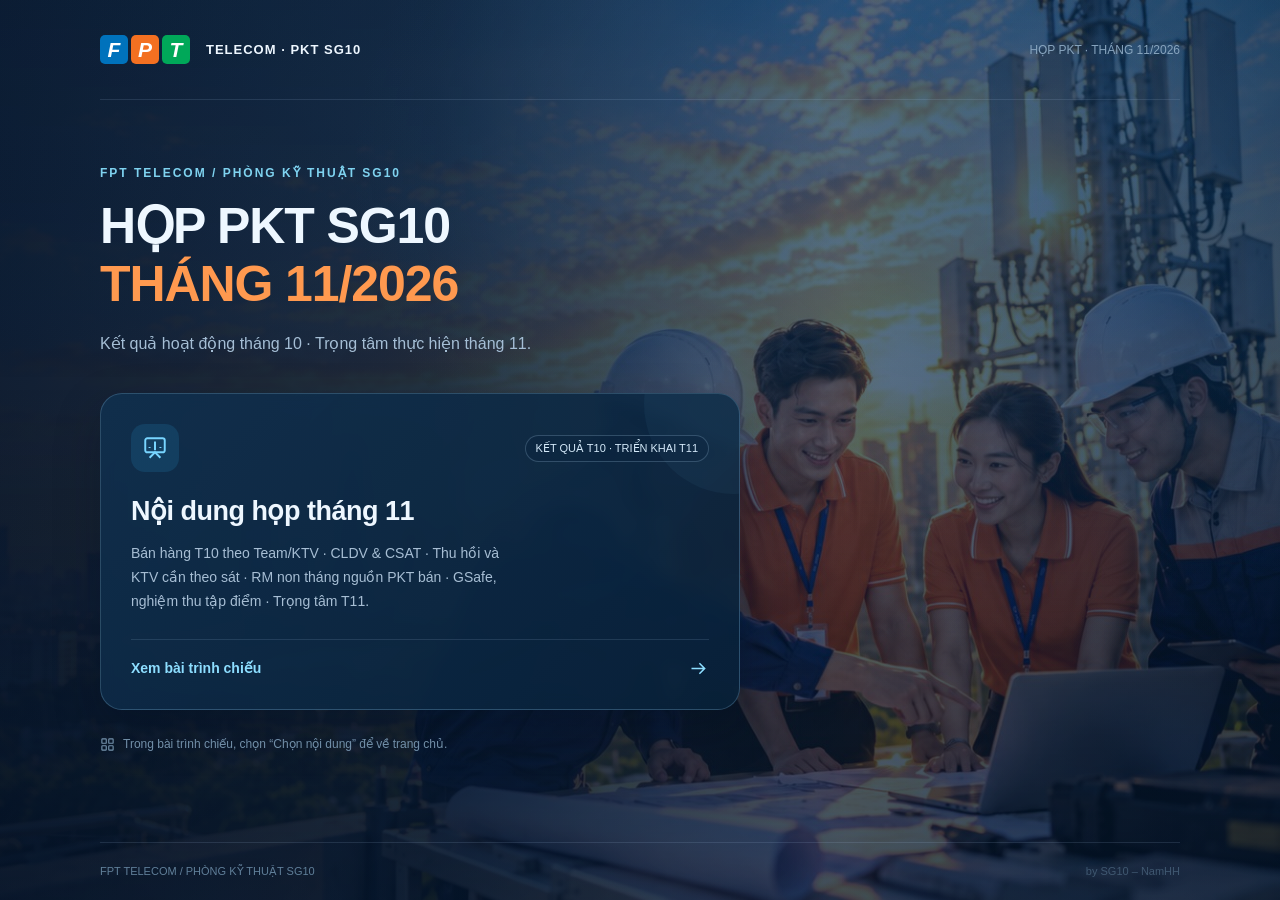
<file: index.html>
<!doctype html>
<html lang="vi">
<head>
  <meta charset="utf-8">
  <meta name="viewport" content="width=device-width,initial-scale=1">
  <meta name="theme-color" content="#081d37">
  <meta name="description" content="Họp PKT SG10 tháng 11/2026 · Kết quả tháng 10 và trọng tâm tháng 11.">
  <title>FPT TELECOM | Họp PKT SG10 tháng 11/2026</title>
  <style>
    :root{color-scheme:dark;--ink:#eef7ff;--muted:#a5bed5;--orange:#f37021;--line:#accdeb23}
    *{box-sizing:border-box}body{margin:0;min-height:100svh;background:#081a31;color:var(--ink);font-family:"Segoe UI",Arial,sans-serif;display:flex;flex-direction:column;background-image:radial-gradient(ellipse at 10% 5%,#11678935,transparent 52%),radial-gradient(ellipse at 95% 100%,#f3702113,transparent 50%)}
    header,main,footer{width:min(1080px,calc(100% - 48px));margin-inline:auto}header{padding:35px 0;display:flex;align-items:center;justify-content:space-between;border-bottom:1px solid var(--line)}.brand{display:flex;align-items:center;gap:16px;font-weight:700;font-size:13px;letter-spacing:1px}.logo{display:flex;gap:3px;font-style:italic;font-size:21px;letter-spacing:0;color:white}.logo i{width:28px;height:29px;border-radius:5px;display:grid;place-items:center;font-style:inherit}.logo i:nth-child(1){background:#0072bc}.logo i:nth-child(2){background:#f37021}.logo i:nth-child(3){background:#00a859}.header-note{color:#87a4be;font-size:12px}
    main{flex:1;display:flex;flex-direction:column;justify-content:center;padding:54px 0 64px}.eyebrow{color:#7fd3f0;font-size:12px;font-weight:700;letter-spacing:2px;margin:0 0 17px}h1{font-size:clamp(30px,4.7vw,50px);line-height:1.16;letter-spacing:-1.1px;margin:0 0 17px;max-width:750px}h1 span{color:#ff994f}.intro{font-size:16px;line-height:1.7;color:var(--muted);margin:0 0 36px}.decks{display:grid;grid-template-columns:minmax(0,640px);gap:22px}.deck{position:relative;display:flex;flex-direction:column;min-height:300px;border:1px solid #a3d3f22b;border-radius:22px;padding:30px;color:inherit;text-decoration:none;background:linear-gradient(135deg,#173754a8,#0b243dae);box-shadow:0 20px 45px #0000001c;transition:transform .22s,border-color .22s,background .22s;overflow:hidden}.deck:after{content:"";position:absolute;width:180px;height:180px;right:-85px;top:-80px;border-radius:50%;background:#63c8ff0c;pointer-events:none}.deck:hover{transform:translateY(-5px);border-color:#64c9ed94;background:#153750}.deck:focus-visible{outline:3px solid var(--orange);outline-offset:5px}.deck.ranking{background:linear-gradient(135deg,#213348b3,#14233eb0)}.deck.ranking:hover{border-color:#f5a66699;background:#24374d}.card-top{display:flex;justify-content:space-between;align-items:center;margin-bottom:22px}.icon{width:48px;height:48px;padding:11px;border-radius:14px;background:#259bd52a;color:#78d5ff}.ranking .icon{background:#f3702125;color:#ffb074}.badge{font-size:11px;color:#a8c4db;border:1px solid #a8c4db30;border-radius:30px;padding:6px 10px}.deck h2{font-size:27px;line-height:1.3;margin:0 0 13px;letter-spacing:-.5px}.deck p{font-size:14px;color:#a7bed4;line-height:1.7;max-width:380px;margin:0 0 25px}.open{display:flex;align-items:center;justify-content:space-between;font-size:14px;font-weight:700;color:#8ddeff;margin-top:auto;padding-top:18px;border-top:1px solid var(--line)}.ranking .open{color:#ffb578}.open svg{width:21px;height:21px}.hint{display:flex;align-items:center;gap:8px;color:#7998b2;font-size:12px;margin-top:25px;line-height:1.6}.hint svg{flex-shrink:0;width:15px;height:15px}footer{border-top:1px solid var(--line);padding:22px 0;display:flex;justify-content:space-between;color:#607f99;font-size:11px}.signature{opacity:.55}
    @media(max-width:650px){header,main,footer{width:calc(100% - 32px)}header{padding:22px 0}.header-note{display:none}main{padding:35px 0 30px}.decks{grid-template-columns:1fr;gap:15px}.deck{padding:23px;min-height:260px}.deck h2{font-size:24px}.intro{font-size:14px;margin-bottom:25px}.card-top{margin-bottom:17px}footer{gap:14px}.signature{white-space:nowrap}}
    @media(prefers-reduced-motion:reduce){.deck{transition:none}.deck:hover{transform:none}}

    /* SG10 meeting homepage: keep the current visual treatment and one primary presentation entry. */
    body{
      background-color:#081a31;
      background-image:
        linear-gradient(90deg,rgba(4,20,42,.94) 0%,rgba(5,24,48,.88) 34%,rgba(5,27,52,.64) 66%,rgba(5,24,47,.77) 100%),
        url("./assets/cover-4people.jpg");
      background-size:cover,cover;
      background-position:center,right center;
      background-repeat:no-repeat,no-repeat;
      background-attachment:fixed,fixed;
      isolation:isolate;
    }
    body::before{
      content:"";
      position:fixed;
      inset:0;
      pointer-events:none;
      z-index:-1;
      background:
        radial-gradient(ellipse at 81% 19%,rgba(29,132,219,.18),transparent 47%),
        linear-gradient(180deg,rgba(4,17,37,.08),transparent 43%,rgba(4,16,32,.31));
    }
    .deck{
      background:linear-gradient(135deg,rgba(16,48,79,.88),rgba(8,33,57,.90));
      border-color:rgba(148,203,238,.24);
      box-shadow:0 18px 46px rgba(0,11,28,.25);
      backdrop-filter:blur(7px);
      -webkit-backdrop-filter:blur(7px);
    }
    .deck:hover{
      background:linear-gradient(135deg,rgba(23,59,90,.92),rgba(11,39,65,.94));
      box-shadow:0 22px 50px rgba(0,11,28,.32);
    }
    .deck.ranking{
      background:linear-gradient(135deg,rgba(29,47,74,.88),rgba(18,32,58,.92));
    }
    .deck.ranking:hover{
      background:linear-gradient(135deg,rgba(38,57,83,.94),rgba(22,37,63,.96));
    }
    .deck .card-top,.deck h2,.deck p,.deck .open{position:relative;z-index:1}
    .deck .badge{color:#d5eafa;border-color:rgba(183,219,243,.22);background:rgba(10,35,61,.33)}
    @media(max-width:650px){
      body{background-attachment:scroll,scroll;background-position:center,65% center}
      .deck{backdrop-filter:blur(5px);-webkit-backdrop-filter:blur(5px)}
    }
  </style>
</head>
<body>
  <header><div class="brand"><span class="logo" aria-label="FPT"><i>F</i><i>P</i><i>T</i></span><span>TELECOM · PKT SG10</span></div><span class="header-note">HỌP PKT · THÁNG 11/2026</span></header>
  <main>
    <p class="eyebrow">FPT TELECOM / PHÒNG KỸ THUẬT SG10</p>
    <h1>HỌP PKT SG10<br><span>THÁNG 11/2026</span></h1>
    <p class="intro">Kết quả hoạt động tháng 10 · Trọng tâm thực hiện tháng 11.</p>
    <div class="decks">
      <a class="deck" href="./meeting.html?v=20261104-v68" aria-label="Mở slide họp PKT SG10 tháng 11/2026">
        <div class="card-top"><svg class="icon" viewBox="0 0 24 24" fill="none" stroke="currentColor" stroke-width="1.8" aria-hidden="true"><rect x="3" y="3" width="18" height="13" rx="2"/><path d="M7 21l5-5 5 5M7 12V11m5 3V6m5 6V11"/></svg><span class="badge">KẾT QUẢ T10 · TRIỂN KHAI T11</span></div>
        <h2>Nội dung họp tháng 11</h2>
        <p>Bán hàng T10 theo Team/KTV · CLDV & CSAT · Thu hồi và KTV cần theo sát · RM non tháng nguồn PKT bán · GSafe, nghiệm thu tập điểm · Trọng tâm T11.</p>
        <div class="open"><span>Xem bài trình chiếu</span><svg viewBox="0 0 24 24" fill="none" stroke="currentColor" stroke-width="1.8" aria-hidden="true"><path d="M4 12h15m-6-6 6 6-6 6"/></svg></div>
      </a>
    </div>
    <p class="hint"><svg viewBox="0 0 24 24" fill="none" stroke="currentColor" stroke-width="1.8" aria-hidden="true"><rect x="3" y="3" width="7" height="7" rx="1"/><rect x="14" y="3" width="7" height="7" rx="1"/><rect x="3" y="14" width="7" height="7" rx="1"/><rect x="14" y="14" width="7" height="7" rx="1"/></svg>Trong bài trình chiếu, chọn “Chọn nội dung” để về trang chủ.</p>
  </main>
  <footer><span>FPT TELECOM / PHÒNG KỸ THUẬT SG10</span><span class="signature">by SG10 – NamHH</span></footer>
</body>
</html>
</file>
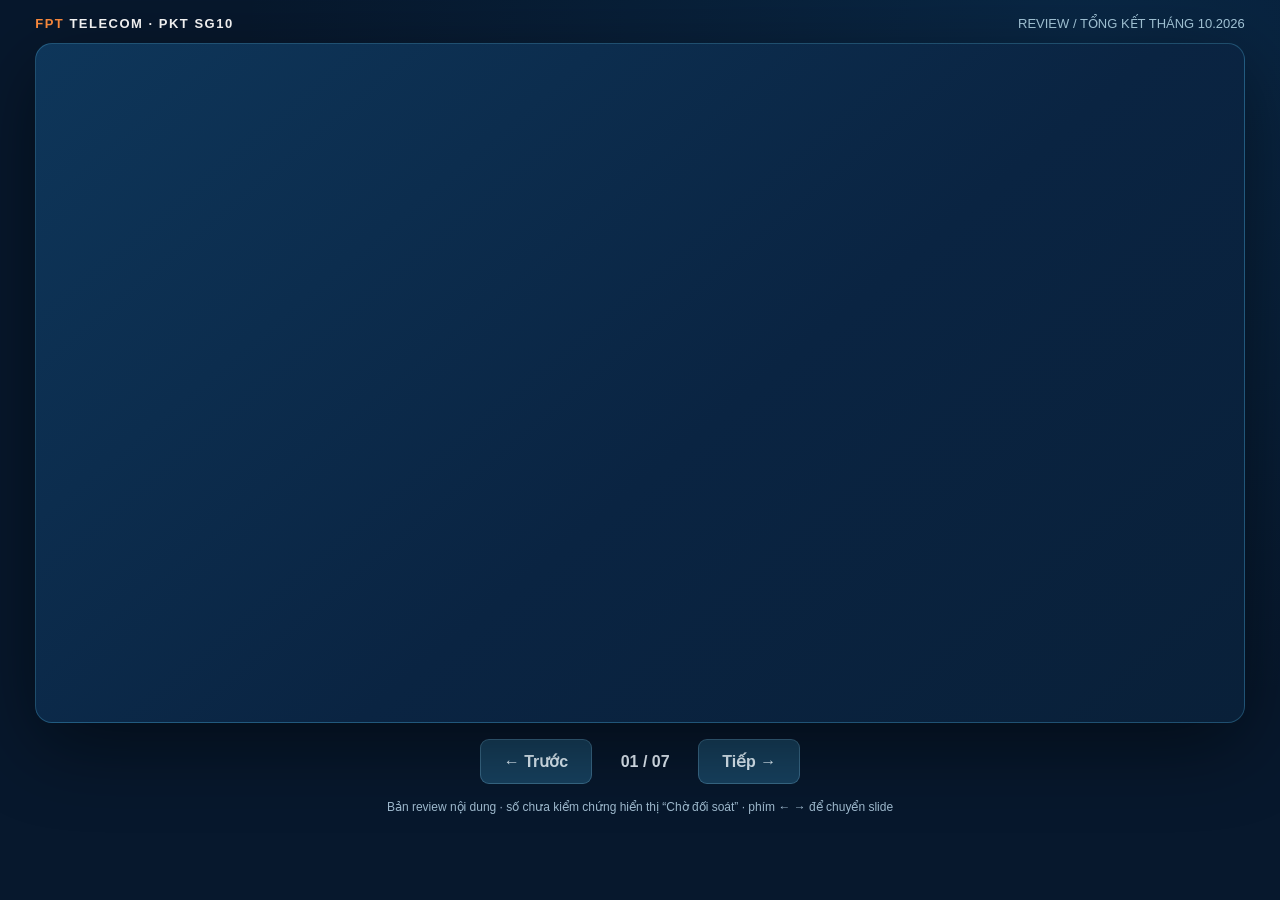
<file: review-kpi-20261102.html>
<!doctype html><html lang="vi"><head><meta charset="utf-8"><meta name="viewport" content="width=device-width,initial-scale=1"><title>SG10 | Review 7 slide KPI tháng 10/2026</title><style>
:root{font-family:Inter,"Segoe UI",Arial,sans-serif;color:#eaf5ff;background:#07182d;--orange:#ff8c3e;--cyan:#6bdbff;--line:#ffffff24}*{box-sizing:border-box}body{margin:0;min-height:100vh;background:radial-gradient(ellipse at 85% 5%,#1264a633,transparent 55%),#07182d}.app{width:min(1440px,97vw);margin:auto;padding:16px}.top{display:flex;align-items:center;justify-content:space-between;margin-bottom:12px;gap:12px;color:#a8cbde;font-size:13px}.brand{font-weight:850;color:#fff;letter-spacing:1.5px}.brand b{color:var(--orange)}.stage{position:relative;aspect-ratio:16/9;border:1px solid #4ca9d055;border-radius:17px;overflow:hidden;box-shadow:0 22px 80px #0007;background:linear-gradient(140deg,#0e365a,#0a2442 56%,#092039)}section{display:none;position:absolute;inset:0;padding:3.4% 4.2%;overflow:hidden}section.active{display:block}section:before{content:"";position:absolute;right:-4%;top:-20%;width:45%;height:80%;background:radial-gradient(circle,#249cd016,transparent 65%);pointer-events:none}.eyebrow{font-size:clamp(9px,1vw,14px);font-weight:800;letter-spacing:2px;color:#81daee}h1{margin:1.1% 0 .8%;font-size:clamp(21px,3.1vw,44px);line-height:1.12;letter-spacing:-.7px}h1 span{color:var(--orange)}.sub{margin:0 0 2.1%;font-size:clamp(11px,1.2vw,17px);color:#bdd2e7}.cards{display:grid;grid-template-columns:repeat(4,1fr);gap:1.1%}.card,.panel{border:1px solid #9fd2ef29;background:#123b5b9c;border-radius:12px;padding:1.65%;min-width:0}.card b{display:block;font-size:clamp(12px,1.32vw,19px);color:#fff;margin-bottom:8px}.card .value{font-size:clamp(15px,2.1vw,31px);font-weight:900;color:#87e6ff}.card p{margin:7px 0 0;font-size:clamp(9px,1.03vw,15px);line-height:1.4;color:#c3d8e9}.panel{margin-top:1.5%;padding:1.7%}.panel h2{font-size:clamp(13px,1.5vw,21px);margin:0 0 1.2%;color:#fff}.grid2{display:grid;grid-template-columns:1fr 1fr;gap:1.5%}.grid5{display:grid;grid-template-columns:repeat(5,1fr);gap:1.3%}.metric{font-size:clamp(16px,2.3vw,34px);font-weight:900;color:#93ddff}.muted{color:#bdd2e7;font-size:clamp(10px,1vw,14px)}table{border-collapse:collapse;width:100%;font-size:clamp(10px,1.1vw,16px)}th,td{border:1px solid #7dbbda35;text-align:left;padding:1% 1.15%}th{background:#1b5277;color:#e6f7ff}td{background:#123550}.empty{padding:3%;text-align:center;color:#9bc4dc;background:#102c45;border:1px dashed #648dad;border-radius:9px;margin-top:1%}.status{color:#ffc38c;font-weight:750}.foot{position:absolute;bottom:2.2%;left:4.2%;right:4.2%;border-top:1px solid #8db6d631;padding-top:1%;display:flex;justify-content:space-between;color:#8bacc4;font-size:clamp(9px,.9vw,13px)}.controls{display:flex;align-items:center;justify-content:center;gap:18px;margin:16px 0}.controls button{border:1px solid #6ca9c866;border-radius:9px;color:#e5f5ff;background:#17415f;font:inherit;font-weight:700;padding:12px 23px;cursor:pointer}.controls button:hover{background:#245979}.count{min-width:70px;text-align:center;font-weight:800}.smallnote{color:#a1bdd1;font-size:12px;text-align:center}.rule{border-left:4px solid #ff9847;padding-left:13px;color:#f6d9b8;font-size:clamp(11px,1.15vw,16px)}.pill{display:inline-block;background:#f3702133;border:1px solid #f5a26266;padding:5px 10px;border-radius:22px;color:#ffd3b0;font-size:clamp(9px,.95vw,13px)}@media(max-width:680px){.app{width:100%;padding:8px}.stage{aspect-ratio:9/12}section{padding:5%}.cards{grid-template-columns:repeat(2,1fr);gap:8px}.grid5{grid-template-columns:repeat(2,1fr);gap:8px}.grid2{grid-template-columns:1fr}.card,.panel{padding:9px}h1{font-size:21px}.sub{font-size:11px}.foot{bottom:12px}table{font-size:10px}th,td{padding:7px 5px}.controls button{padding:10px 16px}}@media print{body{background:white}.top,.controls,.smallnote{display:none}.stage{border:0;box-shadow:none;overflow:visible;aspect-ratio:auto}.stage section{display:block;position:relative;aspect-ratio:16/9;page-break-after:always;background:#0e3150}.app{width:100%;padding:0}@page{size:landscape;margin:0}}
</style><style>
/* Final review usability pass: keep slide canvas bounded and open full rosters on demand */
.stage section{overflow:hidden}.stage .panel{margin-top:1.05%;padding:1.12% 1.4%}.stage .panel h2{margin-bottom:.7%}.stage .cards .card{padding:1.15% 1.45%}.stage .card p{line-height:1.27}.stage section>p.muted{margin:5px 0}.stage .panel p.muted{margin:6px 0}.stage table{font-size:clamp(9px,.94vw,13px)}.stage th,.stage td{padding:5px 7px}.stage .foot{background:#09233a;z-index:4}.detail-button{font:inherit;background:#f37021;color:#09233a;border:0;border-radius:9px;padding:9px 15px;margin-top:8px;font-weight:850;cursor:pointer}.detail-button:focus-visible{outline:3px solid #fff}.data-overlay{position:fixed;inset:0;z-index:99;background:#031324eb;display:none;align-items:center;justify-content:center;padding:22px}.data-overlay.open{display:flex}.data-sheet{width:min(1150px,100%);max-height:90vh;background:#102c46;border:1px solid #5289a8;border-radius:17px;padding:22px;display:flex;flex-direction:column;gap:12px;box-shadow:0 30px 100px #000a}.data-head{display:flex;align-items:center;justify-content:space-between;gap:10px}.data-head h2{margin:0;font-size:22px}.data-close{border:1px solid #8ab9cf;background:#174969;color:white;padding:8px 12px;border-radius:8px;cursor:pointer}.data-filter{width:100%;background:#09243d;color:#fff;border:1px solid #6293b0;border-radius:9px;font:inherit;padding:11px}.data-scroll{overflow:auto;flex:1;min-height:0}.data-scroll table{width:100%;border-collapse:collapse;font-size:13px}.data-scroll td,.data-scroll th{padding:9px;border:1px solid #41708b}.data-scroll th{position:sticky;top:0;background:#1c5275}.data-count{font-size:12px;color:#a7cede} @media(max-width:700px){.stage .cards .card p{font-size:9px}.stage .panel{padding:8px}.stage .panel h2{font-size:11px}.stage .panel .muted{font-size:9px}.detail-button{padding:6px 8px;font-size:10px}.data-sheet{padding:12px}.data-overlay{padding:8px}}
</style></head><body><main class="app"><div class="top"><div class="brand"><b>FPT</b> TELECOM · PKT SG10</div><div>REVIEW / TỔNG KẾT THÁNG 10.2026</div></div><div class="stage" id="stage"></div><div class="controls"><button id="prev" aria-label="Slide trước">← Trước</button><span class="count" id="count">01 / 07</span><button id="next" aria-label="Slide sau">Tiếp →</button></div><div class="smallnote">Bản review nội dung · số chưa kiểm chứng hiển thị “Chờ đối soát” · phím ← → để chuyển slide</div></main><script>
const slides=[{"tag":"QUY ĐỊNH","title":"NHẮC LẠI RANKING KỸ THUẬT","desc":"4 tiêu chí · KTV đạt khi có ít nhất 3/4 tiêu chí đạt","type":"ranking"},{"tag":"QUY ĐỊNH","title":"NHẮC LẠI KPI CHUNG KỸ THUẬT","desc":"Một bộ KPI thống nhất cho vận hành, chất lượng và phát triển thuê bao","type":"common"},{"tag":"BÁO CÁO NHÂN SỰ","title":"THU HỒI · THẤP NHẤT ĐẾN CAO NHẤT","desc":"Ưu tiên nhận diện KTV có tỷ lệ thu hồi thấp nhất; tách thu hồi công nợ và thu hồi thiết bị","type":"recovery"},{"tag":"CHẤT LƯỢNG","title":"CLL · CAO NHẤT ĐẾN THẤP NHẤT","desc":"Nhân sự có tỷ lệ CLL2 cao nhất được đặt đầu bảng để ưu tiên xử lý","type":"cll"},{"tag":"CHẤT LƯỢNG","title":"TỶ LỆ RM THEO NHÂN SỰ","desc":"RM thực tế, khác với chỉ số nguy cơ RM trong Ranking","type":"rm"},{"tag":"PHÁT TRIỂN","title":"KẾT QUẢ PTTB THEO NHÂN SỰ","desc":"Online, tỷ lệ hoàn thành và đóng góp theo Đội trưởng","type":"pttb"},{"tag":"KẾT LUẬN","title":"TỔNG QUAN 5 TRỌNG TÂM SG10","desc":"PTTB · Đúng hẹn · CLL · Ranking · Thu hồi","type":"overview"}];
const source={ranking:"https://docs.google.com/spreadsheets/d/1Zjl5S06nUoYPWw8y-qq4oWZhSvlozIhDV63hNWENgdE/edit",cll:"https://docs.google.com/spreadsheets/d/1ZSdo1BmTdgv-OLiCHzeiYBNmXn5G0XcZ4UQJI3T2ykg/edit"};
const table=(headers,empty="Đang đối soát dữ liệu nhân sự tháng 10/2026")=>'<table><thead><tr>'+headers.map(h=>'<th>'+h+'</th>').join('')+'</tr></thead></table><div class="empty">'+empty+'</div>';
const card=(a,b,c)=>'<div class="card"><b>'+a+'</b><div class="value">'+b+'</div><p>'+c+'</p></div>';
const panel=(title,content)=>'<div class="panel"><h2>'+title+'</h2>'+content+'</div>';
function render(type){
switch(type){
case "ranking":return '<div class="cards">'+card('01 · WiFi xấu','Không tăng','Kỳ báo cáo ≤ kỳ so sánh')+card('02 · Nguy cơ RM','< 25%','Không phải tỷ lệ RM thực tế')+card('03 · CLL2','≤ 6%','Tỷ lệ CLL2 theo nguồn Ranking')+card('04 · Không xem TV','< 30%','Tỷ lệ trên AU Combo')+'</div>'+panel('ĐIỀU KIỆN XẾP LOẠI','<p class="rule"><b>KTV đạt khi đạt ít nhất 3/4 tiêu chí.</b> KTV Pro và Đội trưởng sử dụng quy tắc đánh giá riêng; không dùng chung kết luận KTV.</p><p class="muted">Nguồn: cấu hình Ranking SG10. Trạng thái tháng 10 cần xác nhận đã chốt trước khi đưa tỷ lệ đạt.</p>');
case "common":return '<div class="cards">'+card('THU HỒI','CN30 / CN60','Tỷ lệ thu hồi, tồn cuối kỳ, số bill')+card('CHẤT LƯỢNG','CLL / CLDV','CLL2–CLL3 và đánh giá khách hàng')+card('DUY TRÌ','RM','Tỷ lệ rời mạng thực tế theo KTV')+card('PHÁT TRIỂN','PTTB','Online thực tế, tỷ lệ đạt chỉ tiêu')+'</div>'+panel('ĐÚNG HẸN TRIỂN KHAI & BẢO TRÌ','<div class="grid2"><div>'+card('Triển khai đúng hẹn','Chờ đối soát','Mẫu số là tác vụ đến hạn hợp lệ')+'</div><div>'+card('Bảo trì đúng hẹn','Chờ đối soát','Theo quy tắc SLA nguồn')+'</div></div>');
case "recovery":return '<div class="grid2">'+card('Tỷ lệ thu hồi SG10','Chờ đối soát','Không gộp thu hồi công nợ và thiết bị')+card('Sắp xếp','THẤP → CAO','Ưu tiên cá nhân thu hồi thấp, có tồn lớn')+'</div>'+panel('BẢNG XẾP HẠNG KTV · TỶ LỆ THU HỒI TĂNG DẦN',table(['STT','Đội trưởng','KTV','Tồn đầu kỳ','Đã thu','Còn tồn','Tỷ lệ TH']))+'<p class="muted">Đối chiếu CN30/CN60, số lượng giao thu và hoàn thành. Trường không có mẫu số để “N/A”, không coi là 0%.</p>');
case "cll":return '<div class="grid2">'+card('Ngưỡng CLL2','≤ 6%','Theo cấu hình Ranking')+card('Sắp xếp','CAO → THẤP','Tỷ lệ CLL2 cao nhất xuất hiện đầu')+'</div>'+panel('BẢNG NHÂN SỰ · CLL2 GIẢM DẦN',table(['STT','Đội trưởng','KTV','CLBT hợp lệ','CLL2','Tỷ lệ CLL2','CLL3','Đánh giá']))+'<p class="muted">CLL3 hiển thị số ca riêng; không cộng trực tiếp vào tỷ lệ CLL2. Dữ liệu nguồn tháng 10 cần chốt.</p>');
case "rm":return '<div class="grid2">'+card('Tỷ lệ RM thực tế','Chờ đối soát','Số hợp đồng RM / mẫu số hợp lệ')+card('Thứ tự cảnh báo','CAO → THẤP','Ưu tiên tỷ lệ RM xấu nhất')+'</div>'+panel('RM THEO KTV · CAO NHẤT TRƯỚC',table(['STT','Đội trưởng','KTV','Tổng HĐ','HĐ RM','Tỷ lệ RM','RM 3/6/12T']))+'<p class="muted">Dùng nhân sự triển khai thực tế từ dữ liệu TKM, không map bằng tài khoản hoàn tất. Không thay thế bằng nguy cơ RM trong Ranking.</p>');
case "pttb":return '<div class="grid2">'+card('PTTB Online tháng 10','Chờ đối soát','Không dùng thành tích Kickoff tháng 9')+card('Tỷ lệ nhân sự có bán','Chờ đối soát','Số KTV có Online / tổng KTV phù hợp')+'</div>'+panel('KẾT QUẢ THEO KTV & ĐỘI TRƯỞNG',table(['STT','Đội trưởng','KTV','Chỉ tiêu','PTTB Online','TL hoàn thành','Trạng thái']))+'<p class="muted">Tách PTTB bán vào và PTTB Online; thưởng chỉ tính khi đủ điều kiện chương trình, gồm Online T+3 nếu áp dụng.</p>');
case "overview":return '<div class="grid5">'+card('PTTB','Chờ đối soát','Online và tỷ lệ đạt kế hoạch')+card('ĐÚNG HẸN','Chờ đối soát','Triển khai / Bảo trì')+card('CLL','Chờ đối soát','CLL2 và số CLL3')+card('RANKING','Chờ chốt kỳ','KTV đạt / tổng KTV')+card('THU HỒI','Chờ đối soát','CN30/CN60 và tồn')+'</div>'+panel('CHỐT TRỌNG TÂM THÁNG 11','<p class="rule">Đội trưởng theo sát KTV ở cuối bảng thu hồi, đầu bảng CLL và RM; hỗ trợ nhân sự PTTB thấp; kiểm soát tác vụ đúng hẹn hằng ngày.</p><p class="muted">Đội trưởng theo thứ tự: KhangTV1 → LocLV2 → SangH → ThinhPT → KhanhLQ3.</p>');
}};

const LIVE={"cll":[{"dt":"Đã nghỉ","ktv":"HAUNHM","total":1,"cll":1,"cll3":0,"rate":100},{"dt":"ThinhPT","ktv":"TRITT4","total":53,"cll":9,"cll3":1,"rate":16.9811320754717},{"dt":"KhangTV1","ktv":"QUYNT4","total":38,"cll":6,"cll3":1,"rate":15.789473684210526},{"dt":"KhanhLQ3","ktv":"DUCL","total":103,"cll":12,"cll3":1,"rate":11.650485436893204},{"dt":"LocLV2","ktv":"THANGNQ5","total":59,"cll":6,"cll3":0,"rate":10.16949152542373},{"dt":"LocLV2","ktv":"TOANLC","total":70,"cll":7,"cll3":0,"rate":10},{"dt":"KhangTV1","ktv":"DUYDS","total":73,"cll":7,"cll3":0,"rate":9.58904109589041},{"dt":"KhanhLQ3","ktv":"TIENTV1","total":42,"cll":4,"cll3":0,"rate":9.523809523809524},{"dt":"SangH","ktv":"HAOTV2","total":63,"cll":6,"cll3":2,"rate":9.523809523809524},{"dt":"ThinhPT","ktv":"HOANGTV3","total":53,"cll":5,"cll3":0,"rate":9.433962264150944},{"dt":"SangH","ktv":"TIENPLH","total":86,"cll":8,"cll3":1,"rate":9.30232558139535},{"dt":"LocLV2","ktv":"HUYNP1","total":56,"cll":5,"cll3":1,"rate":8.928571428571429},{"dt":"LocLV2","ktv":"DATLG2","total":69,"cll":6,"cll3":0,"rate":8.695652173913043},{"dt":"KhanhLQ3","ktv":"NGOCDLB","total":50,"cll":4,"cll3":0,"rate":8},{"dt":"KhangTV1","ktv":"KHAPH","total":91,"cll":7,"cll3":1,"rate":7.6923076923076925},{"dt":"KhangTV1","ktv":"THAONC1","total":80,"cll":6,"cll3":0,"rate":7.5},{"dt":"KhanhLQ3","ktv":"ANTT6","total":41,"cll":3,"cll3":0,"rate":7.317073170731707},{"dt":"SangH","ktv":"THINLV1","total":55,"cll":4,"cll3":0,"rate":7.2727272727272725},{"dt":"ThinhPT","ktv":"CHIENND2","total":56,"cll":4,"cll3":0,"rate":7.142857142857142},{"dt":"SangH","ktv":"LOCNTT","total":113,"cll":8,"cll3":0,"rate":7.079646017699115},{"dt":"LocLV2","ktv":"QUYETHT7","total":74,"cll":5,"cll3":0,"rate":6.756756756756757},{"dt":"KhanhLQ3","ktv":"TINHVX","total":30,"cll":2,"cll3":1,"rate":6.666666666666667},{"dt":"LocLV2","ktv":"THANHVP","total":60,"cll":4,"cll3":0,"rate":6.666666666666667},{"dt":"SangH","ktv":"TAINTD","total":75,"cll":5,"cll3":0,"rate":6.666666666666667},{"dt":"KhanhLQ3","ktv":"LAMDH3","total":48,"cll":3,"cll3":0,"rate":6.25},{"dt":"ThinhPT","ktv":"PHUCVT","total":65,"cll":4,"cll3":1,"rate":6.153846153846154},{"dt":"SangH","ktv":"LINHLT","total":82,"cll":5,"cll3":0,"rate":6.097560975609756},{"dt":"SangH","ktv":"HAITNH","total":83,"cll":5,"cll3":0,"rate":6.024096385542169},{"dt":"SangH","ktv":"SONNH11","total":83,"cll":5,"cll3":0,"rate":6.024096385542169},{"dt":"KhanhLQ3","ktv":"TRIEUNMQ","total":67,"cll":4,"cll3":1,"rate":5.970149253731343},{"dt":"KhangTV1","ktv":"KHOIDNM1","total":34,"cll":2,"cll3":0,"rate":5.88235294117647},{"dt":"KhangTV1","ktv":"NGHIEPVTH","total":85,"cll":5,"cll3":0,"rate":5.88235294117647},{"dt":"KhangTV1","ktv":"TUHT3","total":69,"cll":4,"cll3":0,"rate":5.797101449275362},{"dt":"KhanhLQ3","ktv":"HUYTD3","total":70,"cll":4,"cll3":1,"rate":5.714285714285714},{"dt":"ThinhPT","ktv":"NGANHP","total":70,"cll":4,"cll3":0,"rate":5.714285714285714},{"dt":"KhangTV1","ktv":"HUYTG","total":53,"cll":3,"cll3":0,"rate":5.660377358490567},{"dt":"KhangTV1","ktv":"TANPN1","total":71,"cll":4,"cll3":0,"rate":5.633802816901409},{"dt":"LocLV2","ktv":"HUYMT","total":54,"cll":3,"cll3":1,"rate":5.555555555555555},{"dt":"SangH","ktv":"TYPV1","total":72,"cll":4,"cll3":0,"rate":5.555555555555555},{"dt":"LocLV2","ktv":"THUYLV","total":56,"cll":3,"cll3":0,"rate":5.357142857142857},{"dt":"KhangTV1","ktv":"TRAIHT","total":77,"cll":4,"cll3":0,"rate":5.194805194805195},{"dt":"KhangTV1","ktv":"HOANGDT2","total":78,"cll":4,"cll3":0,"rate":5.128205128205128},{"dt":"KhanhLQ3","ktv":"TRINM1","total":40,"cll":2,"cll3":0,"rate":5},{"dt":"SangH","ktv":"HETNC","total":61,"cll":3,"cll3":0,"rate":4.918032786885246},{"dt":"ThinhPT","ktv":"VUNNA","total":83,"cll":4,"cll3":0,"rate":4.819277108433735},{"dt":"KhanhLQ3","ktv":"THUANNN4","total":64,"cll":3,"cll3":0,"rate":4.6875},{"dt":"KhangTV1","ktv":"THANLH1","total":43,"cll":2,"cll3":0,"rate":4.651162790697675},{"dt":"ThinhPT","ktv":"BINHNT16","total":65,"cll":3,"cll3":0,"rate":4.615384615384616},{"dt":"LocLV2","ktv":"TAILV2","total":45,"cll":2,"cll3":1,"rate":4.444444444444445},{"dt":"SangH","ktv":"HUYND11","total":68,"cll":3,"cll3":1,"rate":4.411764705882353},{"dt":"ThinhPT","ktv":"THANHNT6","total":69,"cll":3,"cll3":1,"rate":4.3478260869565215},{"dt":"ThinhPT","ktv":"TINHTV4","total":47,"cll":2,"cll3":0,"rate":4.25531914893617},{"dt":"LocLV2","ktv":"KIENLT2","total":71,"cll":3,"cll3":1,"rate":4.225352112676056},{"dt":"ThinhPT","ktv":"HAIPT","total":71,"cll":3,"cll3":0,"rate":4.225352112676056},{"dt":"KhangTV1","ktv":"BAOBX","total":73,"cll":3,"cll3":0,"rate":4.10958904109589},{"dt":"KhangTV1","ktv":"CHUONGNMH","total":75,"cll":3,"cll3":0,"rate":4},{"dt":"KhanhLQ3","ktv":"SAUVP","total":50,"cll":2,"cll3":0,"rate":4},{"dt":"ThinhPT","ktv":"HAIHV","total":76,"cll":3,"cll3":0,"rate":3.9473684210526314},{"dt":"KhanhLQ3","ktv":"DUYHT","total":51,"cll":2,"cll3":0,"rate":3.9215686274509802},{"dt":"ThinhPT","ktv":"TINHTT2","total":79,"cll":3,"cll3":0,"rate":3.79746835443038},{"dt":"ThinhPT","ktv":"VYTN1","total":83,"cll":3,"cll3":0,"rate":3.614457831325301},{"dt":"KhangTV1","ktv":"SONNH14","total":68,"cll":2,"cll3":0,"rate":2.941176470588235},{"dt":"KhanhLQ3","ktv":"QUYTN1","total":102,"cll":3,"cll3":0,"rate":2.941176470588235},{"dt":"KhanhLQ3","ktv":"LUONGPV1","total":71,"cll":2,"cll3":0,"rate":2.8169014084507045},{"dt":"LocLV2","ktv":"HIEPDT1","total":71,"cll":2,"cll3":0,"rate":2.8169014084507045},{"dt":"ThinhPT","ktv":"TUANVH1","total":72,"cll":2,"cll3":0,"rate":2.7777777777777777},{"dt":"KhanhLQ3","ktv":"HIEUHT8","total":42,"cll":1,"cll3":0,"rate":2.380952380952381},{"dt":"LocLV2","ktv":"TAMVPT","total":47,"cll":1,"cll3":1,"rate":2.127659574468085},{"dt":"SangH","ktv":"PHUPM","total":47,"cll":1,"cll3":0,"rate":2.127659574468085},{"dt":"KhanhLQ3","ktv":"SANGNT5","total":51,"cll":1,"cll3":0,"rate":1.9607843137254901},{"dt":"LocLV2","ktv":"HUYTQ12","total":51,"cll":1,"cll3":0,"rate":1.9607843137254901},{"dt":"LocLV2","ktv":"LUYENT","total":52,"cll":1,"cll3":0,"rate":1.9230769230769231},{"dt":"LocLV2","ktv":"HIEULT10","total":64,"cll":1,"cll3":1,"rate":1.5625},{"dt":"ThinhPT","ktv":"HUYNQ13","total":67,"cll":1,"cll3":0,"rate":1.4925373134328357},{"dt":"KhangTV1","ktv":"VIETNV2","total":71,"cll":1,"cll3":0,"rate":1.4084507042253522},{"dt":"SangH","ktv":"TRUONGTN3","total":73,"cll":1,"cll3":0,"rate":1.36986301369863},{"dt":"ThinhPT","ktv":"VUONGNT1","total":90,"cll":1,"cll3":0,"rate":1.1111111111111112},{"dt":"KhanhLQ3","ktv":"KHANGHVH","total":78,"cll":0,"cll3":0,"rate":0},{"dt":"KhanhLQ3","ktv":"PHONGLD2","total":80,"cll":0,"cll3":0,"rate":0},{"dt":"LocLV2","ktv":"HAUNP2","total":44,"cll":0,"cll3":0,"rate":0},{"dt":"LocLV2","ktv":"SANGVT1","total":37,"cll":0,"cll3":0,"rate":0},{"dt":"LocLV2","ktv":"THUCTT1","total":2,"cll":0,"cll3":0,"rate":0},{"dt":"LocLV2","ktv":"VINHNT12","total":17,"cll":0,"cll3":0,"rate":0},{"dt":"SangH","ktv":"DUCDT1","total":54,"cll":0,"cll3":0,"rate":0},{"dt":"ThinhPT","ktv":"PHONGNK1","total":71,"cll":0,"cll3":0,"rate":0},{"dt":"Đã nghỉ","ktv":"DUONGPM3","total":1,"cll":0,"cll3":0,"rate":0}],"rank":[{"dt":"KhangTV1","ktv":"BAOBX","pass":true,"wifi":"✓","risk":"✓","cll":"✓","tv":"✓"},{"dt":"KhangTV1","ktv":"CHUONGNMH","pass":false,"wifi":"✕","risk":"✕","cll":"✓","tv":"✕"},{"dt":"KhangTV1","ktv":"DUYDS","pass":false,"wifi":"✓","risk":"✓","cll":"✕","tv":"✕"},{"dt":"KhangTV1","ktv":"HOANGDT2","pass":false,"wifi":"✕","risk":"✕","cll":"✓","tv":"✕"},{"dt":"KhangTV1","ktv":"HUYTG","pass":false,"wifi":"✕","risk":"✕","cll":"✓","tv":"✕"},{"dt":"KhangTV1","ktv":"KHAPH","pass":false,"wifi":"✓","risk":"✕","cll":"✕","tv":"✕"},{"dt":"KhangTV1","ktv":"KHOIDNM1","pass":true,"wifi":"✓","risk":"✓","cll":"✓","tv":"✕"},{"dt":"KhangTV1","ktv":"NGHIEPVTH","pass":true,"wifi":"✓","risk":"✓","cll":"✓","tv":"✕"},{"dt":"KhangTV1","ktv":"QUYNT4","pass":false,"wifi":"✓","risk":"✓","cll":"✕","tv":"✕"},{"dt":"KhangTV1","ktv":"SONNH14","pass":false,"wifi":"✓","risk":"✕","cll":"✓","tv":"✕"},{"dt":"KhangTV1","ktv":"TANPN1","pass":false,"wifi":"✕","risk":"✓","cll":"✓","tv":"✕"},{"dt":"KhangTV1","ktv":"THANLH1","pass":true,"wifi":"✓","risk":"✕","cll":"✓","tv":"✓"},{"dt":"KhangTV1","ktv":"THAONC1","pass":false,"wifi":"✓","risk":"✓","cll":"✕","tv":"✕"},{"dt":"KhangTV1","ktv":"TRAIHT","pass":false,"wifi":"✕","risk":"✓","cll":"✓","tv":"✕"},{"dt":"KhangTV1","ktv":"TUHT3","pass":true,"wifi":"✓","risk":"✓","cll":"✓","tv":"✕"},{"dt":"KhangTV1","ktv":"VIETNV2","pass":true,"wifi":"✓","risk":"✕","cll":"✓","tv":"✓"},{"dt":"KhanhLQ3","ktv":"ANTT6","pass":false,"wifi":"✕","risk":"✓","cll":"✕","tv":"✕"},{"dt":"KhanhLQ3","ktv":"DUCL","pass":false,"wifi":"✓","risk":"✕","cll":"✕","tv":"✕"},{"dt":"KhanhLQ3","ktv":"DUYHT","pass":true,"wifi":"✓","risk":"✓","cll":"✓","tv":"✕"},{"dt":"KhanhLQ3","ktv":"HIEUHT8","pass":false,"wifi":"✕","risk":"✓","cll":"✓","tv":"✕"},{"dt":"KhanhLQ3","ktv":"HUYTD3","pass":true,"wifi":"✓","risk":"✕","cll":"✓","tv":"✓"},{"dt":"KhanhLQ3","ktv":"KHANGHVH","pass":false,"wifi":"✕","risk":"✕","cll":"✓","tv":"✕"},{"dt":"KhanhLQ3","ktv":"LAMDH3","pass":false,"wifi":"✕","risk":"✕","cll":"✕","tv":"✕"},{"dt":"KhanhLQ3","ktv":"LUONGPV1","pass":false,"wifi":"✓","risk":"✕","cll":"✓","tv":"✕"},{"dt":"KhanhLQ3","ktv":"NGOCDLB","pass":false,"wifi":"✕","risk":"✓","cll":"✕","tv":"✕"},{"dt":"KhanhLQ3","ktv":"PHONGLD2","pass":false,"wifi":"✕","risk":"✕","cll":"✓","tv":"✕"},{"dt":"KhanhLQ3","ktv":"QUYTN1","pass":false,"wifi":"✕","risk":"✓","cll":"✓","tv":"✕"},{"dt":"KhanhLQ3","ktv":"SANGNT5","pass":true,"wifi":"✓","risk":"✓","cll":"✓","tv":"✓"},{"dt":"KhanhLQ3","ktv":"SAUVP","pass":true,"wifi":"✓","risk":"✓","cll":"✓","tv":"✕"},{"dt":"KhanhLQ3","ktv":"THUANNN4","pass":true,"wifi":"✓","risk":"✓","cll":"✓","tv":"✕"},{"dt":"KhanhLQ3","ktv":"TIENTV1","pass":false,"wifi":"✓","risk":"✓","cll":"✕","tv":"✕"},{"dt":"KhanhLQ3","ktv":"TINHVX","pass":false,"wifi":"✓","risk":"✕","cll":"✕","tv":"✕"},{"dt":"KhanhLQ3","ktv":"TRIEUNMQ","pass":false,"wifi":"✓","risk":"✕","cll":"✓","tv":"✕"},{"dt":"KhanhLQ3","ktv":"TRINM1","pass":false,"wifi":"✓","risk":"✕","cll":"✓","tv":"✕"},{"dt":"LocLV","ktv":"DATLG2","pass":false,"wifi":"✕","risk":"✕","cll":"✕","tv":"✕"},{"dt":"LocLV","ktv":"HAUNP2","pass":true,"wifi":"✓","risk":"✓","cll":"✓","tv":"✕"},{"dt":"LocLV","ktv":"HIEPDT1","pass":false,"wifi":"✕","risk":"✕","cll":"✓","tv":"✕"},{"dt":"LocLV","ktv":"HIEULT10","pass":true,"wifi":"✓","risk":"✓","cll":"✓","tv":"✕"},{"dt":"LocLV","ktv":"HUYMT","pass":false,"wifi":"✕","risk":"✓","cll":"✓","tv":"✕"},{"dt":"LocLV","ktv":"HUYNP1","pass":false,"wifi":"✓","risk":"✓","cll":"✕","tv":"✕"},{"dt":"LocLV","ktv":"HUYTQ12","pass":true,"wifi":"✓","risk":"✓","cll":"✓","tv":"✕"},{"dt":"LocLV","ktv":"KIENLT2","pass":false,"wifi":"✕","risk":"✓","cll":"✓","tv":"✕"},{"dt":"LocLV","ktv":"LUYENT","pass":false,"wifi":"✓","risk":"✕","cll":"✓","tv":"✕"},{"dt":"LocLV","ktv":"QUYETHT7","pass":false,"wifi":"✓","risk":"✕","cll":"✕","tv":"✕"},{"dt":"LocLV","ktv":"SANGVT1","pass":false,"wifi":"✓","risk":"✕","cll":"✓","tv":"✕"},{"dt":"LocLV","ktv":"TAILV2","pass":false,"wifi":"✕","risk":"✕","cll":"✓","tv":"✕"},{"dt":"LocLV","ktv":"TAMVPT","pass":true,"wifi":"✓","risk":"✓","cll":"✓","tv":"✕"},{"dt":"LocLV","ktv":"THANGNQ5","pass":false,"wifi":"✕","risk":"✓","cll":"✕","tv":"✕"},{"dt":"LocLV","ktv":"THANHVP","pass":false,"wifi":"✓","risk":"✕","cll":"✕","tv":"✕"},{"dt":"LocLV","ktv":"THUYLV","pass":false,"wifi":"✓","risk":"✕","cll":"✓","tv":"✕"},{"dt":"LocLV","ktv":"TOANLC","pass":false,"wifi":"✕","risk":"✓","cll":"✕","tv":"✕"},{"dt":"LocLV","ktv":"VINHNT12","pass":true,"wifi":"✓","risk":"✓","cll":"✓","tv":"✕"},{"dt":"SangH","ktv":"DUCDT1","pass":false,"wifi":"✕","risk":"✓","cll":"✓","tv":"✕"},{"dt":"SangH","ktv":"HAITNH","pass":false,"wifi":"✓","risk":"✕","cll":"✕","tv":"✕"},{"dt":"SangH","ktv":"HAOTV2","pass":false,"wifi":"✕","risk":"✕","cll":"✕","tv":"✕"},{"dt":"SangH","ktv":"HETNC","pass":true,"wifi":"✓","risk":"✓","cll":"✓","tv":"✕"},{"dt":"SangH","ktv":"HUYND11","pass":false,"wifi":"✓","risk":"✕","cll":"✓","tv":"✕"},{"dt":"SangH","ktv":"LINHLT","pass":false,"wifi":"✕","risk":"✕","cll":"✕","tv":"✕"},{"dt":"SangH","ktv":"LOCNTT","pass":false,"wifi":"✕","risk":"✕","cll":"✕","tv":"✕"},{"dt":"SangH","ktv":"PHUPM","pass":true,"wifi":"✓","risk":"✓","cll":"✓","tv":"✕"},{"dt":"SangH","ktv":"SONNH11","pass":false,"wifi":"✓","risk":"✕","cll":"✕","tv":"✕"},{"dt":"SangH","ktv":"TAINTD","pass":false,"wifi":"✓","risk":"✓","cll":"✕","tv":"✕"},{"dt":"SangH","ktv":"THINLV1","pass":false,"wifi":"✕","risk":"✓","cll":"✕","tv":"✕"},{"dt":"SangH","ktv":"TIENPLH","pass":false,"wifi":"✕","risk":"✕","cll":"✕","tv":"✕"},{"dt":"SangH","ktv":"TRUONGTN3","pass":true,"wifi":"✕","risk":"✓","cll":"✓","tv":"✓"},{"dt":"SangH","ktv":"TYPV1","pass":false,"wifi":"✕","risk":"✓","cll":"✓","tv":"✕"},{"dt":"ThinhPT","ktv":"BINHNT16","pass":true,"wifi":"✕","risk":"✓","cll":"✓","tv":"✓"},{"dt":"ThinhPT","ktv":"CHIENND2","pass":false,"wifi":"✕","risk":"✓","cll":"✕","tv":"✕"},{"dt":"ThinhPT","ktv":"HAIHV","pass":true,"wifi":"✓","risk":"✓","cll":"✓","tv":"✕"},{"dt":"ThinhPT","ktv":"HAIPT","pass":false,"wifi":"✓","risk":"✕","cll":"✓","tv":"✕"},{"dt":"ThinhPT","ktv":"HOANGTV3","pass":false,"wifi":"✓","risk":"✕","cll":"✕","tv":"✓"},{"dt":"ThinhPT","ktv":"HUYNQ13","pass":false,"wifi":"✕","risk":"✓","cll":"✓","tv":"✕"},{"dt":"ThinhPT","ktv":"NGANHP","pass":true,"wifi":"✓","risk":"✕","cll":"✓","tv":"✓"},{"dt":"ThinhPT","ktv":"PHONGNK1","pass":true,"wifi":"✓","risk":"✕","cll":"✓","tv":"✓"},{"dt":"ThinhPT","ktv":"PHUCVT","pass":false,"wifi":"✓","risk":"✕","cll":"✕","tv":"✕"},{"dt":"ThinhPT","ktv":"THANHNT6","pass":false,"wifi":"✕","risk":"✓","cll":"✓","tv":"✕"},{"dt":"ThinhPT","ktv":"TINHTT2","pass":false,"wifi":"✓","risk":"✕","cll":"✓","tv":"✕"},{"dt":"ThinhPT","ktv":"TINHTV4","pass":false,"wifi":"✕","risk":"✕","cll":"✓","tv":"✕"},{"dt":"ThinhPT","ktv":"TRITT4","pass":false,"wifi":"✕","risk":"✕","cll":"✕","tv":"✕"},{"dt":"ThinhPT","ktv":"TUANVH1","pass":false,"wifi":"✕","risk":"✓","cll":"✓","tv":"✕"},{"dt":"ThinhPT","ktv":"VUNNA","pass":false,"wifi":"✕","risk":"✕","cll":"✓","tv":"✕"},{"dt":"ThinhPT","ktv":"VUONGNT1","pass":true,"wifi":"✓","risk":"✓","cll":"✓","tv":"✕"},{"dt":"ThinhPT","ktv":"VYTN1","pass":true,"wifi":"✓","risk":"✓","cll":"✓","tv":"✕"}],"rm":[{"dt":"KhanhLQ3","ktv":"TRINM1","count":34},{"dt":"ThinhPT","ktv":"NGANHP","count":32},{"dt":"LocLV2","ktv":"HUYNP1","count":31},{"dt":"KhanhLQ3","ktv":"TIENTV1","count":30},{"dt":"KhangTV1","ktv":"BAOBX","count":28},{"dt":"KhanhLQ3","ktv":"SAUVP","count":27},{"dt":"KhanhLQ3","ktv":"ANTT6","count":27},{"dt":"SangH","ktv":"TRUONGTN3","count":26},{"dt":"LocLV2","ktv":"TOANLC","count":26},{"dt":"SangH","ktv":"HETNC","count":25},{"dt":"ThinhPT","ktv":"HAIHV","count":25},{"dt":"KhanhLQ3","ktv":"LAMDH3","count":25},{"dt":"KhangTV1","ktv":"THANLH1","count":25},{"dt":"LocLV2","ktv":"KIENLT2","count":24},{"dt":"KhanhLQ3","ktv":"HIEUHT8","count":24},{"dt":"ThinhPT","ktv":"TRITT4","count":24},{"dt":"LocLV2","ktv":"SANGVT1","count":24},{"dt":"LocLV2","ktv":"TAILV2","count":23},{"dt":"KhangTV1","ktv":"CHUONGNMH","count":23},{"dt":"KhangTV1","ktv":"DUYDS","count":22},{"dt":"SangH","ktv":"LINHLT","count":22},{"dt":"LocLV2","ktv":"THANGNQ5","count":22},{"dt":"KhanhLQ3","ktv":"NGOCDLB","count":21},{"dt":"LocLV2","ktv":"TAMVPT","count":21},{"dt":"LocLV2","ktv":"DATLG2","count":21},{"dt":"LocLV2","ktv":"THUYLV","count":21},{"dt":"KhangTV1","ktv":"TRAIHT","count":20},{"dt":"KhanhLQ3","ktv":"HUYTD3","count":20},{"dt":"KhangTV1","ktv":"KHOIDNM1","count":20},{"dt":"LocLV2","ktv":"HAUNP2","count":19},{"dt":"KhangTV1","ktv":"TANPN1","count":19},{"dt":"SangH","ktv":"HAOTV2","count":19},{"dt":"KhanhLQ3","ktv":"PHONGLD2","count":19},{"dt":"SangH","ktv":"PHUPM","count":19},{"dt":"KhangTV1","ktv":"TUHT3","count":19},{"dt":"ThinhPT","ktv":"HOANGTV3","count":18},{"dt":"LocLV2","ktv":"QUYETHT7","count":18},{"dt":"ThinhPT","ktv":"THANHNT6","count":18},{"dt":"KhanhLQ3","ktv":"LUONGPV1","count":18},{"dt":"KhangTV1","ktv":"THAONC1","count":17},{"dt":"ThinhPT","ktv":"TINHTT2","count":17},{"dt":"ThinhPT","ktv":"HAIPT","count":17},{"dt":"LocLV2","ktv":"LUYENT","count":17},{"dt":"KhanhLQ3","ktv":"TINHVX","count":17},{"dt":"KhanhLQ3","ktv":"TRIEUNMQ","count":17},{"dt":"LocLV2","ktv":"THANHVP","count":16},{"dt":"KhanhLQ3","ktv":"DUCL","count":16},{"dt":"SangH","ktv":"LOCNTT","count":16},{"dt":"KhanhLQ3","ktv":"THUANNN4","count":16},{"dt":"ThinhPT","ktv":"VUONGNT1","count":16},{"dt":"KhanhLQ3","ktv":"DUYHT","count":16},{"dt":"LocLV2","ktv":"HUYMT","count":16},{"dt":"KhanhLQ3","ktv":"KHANGHVH","count":16},{"dt":"KhangTV1","ktv":"HUYTG","count":15},{"dt":"KhangTV1","ktv":"KHAPH","count":14},{"dt":"KhangTV1","ktv":"NGHIEPVTH","count":14},{"dt":"LocLV2","ktv":"HIEPDT1","count":13},{"dt":"KhangTV1","ktv":"HOANGDT2","count":13},{"dt":"KhanhLQ3","ktv":"SANGNT5","count":13},{"dt":"SangH","ktv":"THINLV1","count":12},{"dt":"ThinhPT","ktv":"CHIENND2","count":12},{"dt":"ThinhPT","ktv":"HUYNQ13","count":12},{"dt":"ThinhPT","ktv":"PHUCVT","count":12},{"dt":"SangH","ktv":"TAINTD","count":12},{"dt":"SangH","ktv":"TYPV1","count":12},{"dt":"KhangTV1","ktv":"VIETNV2","count":12},{"dt":"SangH","ktv":"DUCDT1","count":11},{"dt":"KhanhLQ3","ktv":"QUYTN1","count":11},{"dt":"SangH","ktv":"HAITNH","count":10},{"dt":"SangH","ktv":"HUYND11","count":10},{"dt":"SangH","ktv":"SONNH11","count":10},{"dt":"KhangTV1","ktv":"SONNH14","count":10},{"dt":"LocLV2","ktv":"HUYTQ12","count":9},{"dt":"ThinhPT","ktv":"PHONGNK1","count":9},{"dt":"KhangTV1","ktv":"QUYNT4","count":9},{"dt":"SangH","ktv":"TIENPLH","count":8},{"dt":"LocLV2","ktv":"VINHNT12","count":7},{"dt":"ThinhPT","ktv":"VYTN1","count":7},{"dt":"ThinhPT","ktv":"BINHNT16","count":7},{"dt":"ThinhPT","ktv":"TUANVH1","count":7},{"dt":"LocLV2","ktv":"HIEULT10","count":6},{"dt":"ThinhPT","ktv":"VUNNA","count":6},{"dt":"ThinhPT","ktv":"TINHTV4","count":5}],"rec":[{"dt":"TrầnVăn Khang","ktv":"BAOBX","assigned":3,"done":0,"pct":0},{"dt":"TrầnVăn Khang","ktv":"CHUONGNMH","assigned":6,"done":0,"pct":0},{"dt":"TrầnVăn Khang","ktv":"DUYDS","assigned":6,"done":0,"pct":0},{"dt":"TrầnVăn Khang","ktv":"HOANGDT2","assigned":8,"done":0,"pct":0},{"dt":"TrầnVăn Khang","ktv":"HUYTG","assigned":3,"done":0,"pct":0},{"dt":"TrầnVăn Khang","ktv":"KHAPH","assigned":8,"done":0,"pct":0},{"dt":"TrầnVăn Khang","ktv":"KHOIDNM1","assigned":3,"done":0,"pct":0},{"dt":"TrầnVăn Khang","ktv":"NGHIEPVTH","assigned":1,"done":0,"pct":0},{"dt":"TrầnVăn Khang","ktv":"QUYNT4","assigned":3,"done":0,"pct":0},{"dt":"TrầnVăn Khang","ktv":"SONNH14","assigned":3,"done":0,"pct":0},{"dt":"TrầnVăn Khang","ktv":"TANPN1","assigned":21,"done":0,"pct":0},{"dt":"TrầnVăn Khang","ktv":"THANLH1","assigned":2,"done":0,"pct":0},{"dt":"TrầnVăn Khang","ktv":"THAONC1","assigned":4,"done":0,"pct":0},{"dt":"TrầnVăn Khang","ktv":"TRAIHT","assigned":6,"done":0,"pct":0},{"dt":"TrầnVăn Khang","ktv":"VIETNV2","assigned":4,"done":0,"pct":0},{"dt":"Lê Văn Lộc","ktv":"HAUNP2","assigned":1,"done":0,"pct":0},{"dt":"Lê Văn Lộc","ktv":"HIEPDT1","assigned":2,"done":0,"pct":0},{"dt":"Lê Văn Lộc","ktv":"HUYMT","assigned":12,"done":0,"pct":0},{"dt":"Lê Văn Lộc","ktv":"HUYNP1","assigned":7,"done":0,"pct":0},{"dt":"Lê Văn Lộc","ktv":"KIENLT2","assigned":9,"done":0,"pct":0},{"dt":"Lê Văn Lộc","ktv":"LUYENT","assigned":7,"done":0,"pct":0},{"dt":"Lê Văn Lộc","ktv":"QUYETHT7","assigned":5,"done":0,"pct":0},{"dt":"Lê Văn Lộc","ktv":"SANGVT1","assigned":1,"done":0,"pct":0},{"dt":"Lê Văn Lộc","ktv":"TAILV2","assigned":3,"done":0,"pct":0},{"dt":"Lê Văn Lộc","ktv":"TAMVPT","assigned":6,"done":0,"pct":0},{"dt":"Lê Văn Lộc","ktv":"THANGNQ5","assigned":4,"done":0,"pct":0},{"dt":"Lê Văn Lộc","ktv":"THANHVP","assigned":5,"done":0,"pct":0},{"dt":"Lê Văn Lộc","ktv":"THUYLV","assigned":5,"done":0,"pct":0},{"dt":"Lê Văn Lộc","ktv":"TOANLC","assigned":2,"done":0,"pct":0},{"dt":"Lê Văn Lộc","ktv":"HIEULT10","assigned":5,"done":0,"pct":0},{"dt":"Huỳnh Sang","ktv":"DUCDT1","assigned":8,"done":0,"pct":0},{"dt":"Huỳnh Sang","ktv":"HAITNH","assigned":3,"done":0,"pct":0},{"dt":"Huỳnh Sang","ktv":"HAOTV2","assigned":7,"done":0,"pct":0},{"dt":"Huỳnh Sang","ktv":"HETNC","assigned":8,"done":0,"pct":0},{"dt":"Huỳnh Sang","ktv":"HUYND11","assigned":2,"done":0,"pct":0},{"dt":"Huỳnh Sang","ktv":"LINHLT","assigned":11,"done":0,"pct":0},{"dt":"Huỳnh Sang","ktv":"PHUPM","assigned":2,"done":0,"pct":0},{"dt":"Huỳnh Sang","ktv":"SONNH11","assigned":2,"done":2,"pct":0},{"dt":"Huỳnh Sang","ktv":"TAINTD","assigned":11,"done":0,"pct":0},{"dt":"Huỳnh Sang","ktv":"THINLV1","assigned":4,"done":0,"pct":0},{"dt":"Huỳnh Sang","ktv":"TIENPLH","assigned":13,"done":0,"pct":0},{"dt":"Huỳnh Sang","ktv":"TRUONGTN3","assigned":2,"done":0,"pct":0},{"dt":"Huỳnh Sang","ktv":"TYPV1","assigned":2,"done":0,"pct":0},{"dt":"Phạm Tiến Thịnh","ktv":"BINHNT16","assigned":3,"done":0,"pct":0},{"dt":"Phạm Tiến Thịnh","ktv":"CHIENND2","assigned":4,"done":2,"pct":0},{"dt":"Phạm Tiến Thịnh","ktv":"HAIHV","assigned":11,"done":0,"pct":0},{"dt":"Phạm Tiến Thịnh","ktv":"HAIPT","assigned":4,"done":0,"pct":0},{"dt":"Phạm Tiến Thịnh","ktv":"HOANGTV3","assigned":3,"done":0,"pct":0},{"dt":"Phạm Tiến Thịnh","ktv":"HUYNQ13","assigned":2,"done":0,"pct":0},{"dt":"Phạm Tiến Thịnh","ktv":"NGANHP","assigned":2,"done":0,"pct":0},{"dt":"Phạm Tiến Thịnh","ktv":"PHONGNK1","assigned":4,"done":0,"pct":0},{"dt":"Phạm Tiến Thịnh","ktv":"PHUCVT","assigned":7,"done":0,"pct":0},{"dt":"Phạm Tiến Thịnh","ktv":"THANHNT6","assigned":2,"done":0,"pct":0},{"dt":"Phạm Tiến Thịnh","ktv":"TINHTT2","assigned":3,"done":0,"pct":0},{"dt":"Phạm Tiến Thịnh","ktv":"TINHTV4","assigned":12,"done":0,"pct":0},{"dt":"Phạm Tiến Thịnh","ktv":"VUNNA","assigned":4,"done":0,"pct":0},{"dt":"Phạm Tiến Thịnh","ktv":"VUONGNT1","assigned":4,"done":0,"pct":0},{"dt":"Phạm Tiến Thịnh","ktv":"VYTN1","assigned":5,"done":0,"pct":0},{"dt":"Lê Quốc Khánh","ktv":"ANTT6","assigned":9,"done":1,"pct":0},{"dt":"Lê Quốc Khánh","ktv":"DUCL","assigned":11,"done":0,"pct":0},{"dt":"Lê Quốc Khánh","ktv":"DUYHT","assigned":7,"done":0,"pct":0},{"dt":"Lê Quốc Khánh","ktv":"HIEUHT8","assigned":10,"done":0,"pct":0},{"dt":"Lê Quốc Khánh","ktv":"HUYTD3","assigned":4,"done":0,"pct":0},{"dt":"Lê Quốc Khánh","ktv":"KHANGHVH","assigned":8,"done":0,"pct":0},{"dt":"Lê Quốc Khánh","ktv":"LAMDH3","assigned":9,"done":1,"pct":0},{"dt":"Lê Quốc Khánh","ktv":"NGOCDLB","assigned":5,"done":1,"pct":0},{"dt":"Lê Quốc Khánh","ktv":"PHONGLD2","assigned":2,"done":0,"pct":0},{"dt":"Lê Quốc Khánh","ktv":"QUYTN1","assigned":2,"done":0,"pct":0},{"dt":"Lê Quốc Khánh","ktv":"SANGNT5","assigned":2,"done":0,"pct":0},{"dt":"Lê Quốc Khánh","ktv":"SAUVP","assigned":5,"done":0,"pct":0},{"dt":"Lê Quốc Khánh","ktv":"THUANNN4","assigned":8,"done":0,"pct":0},{"dt":"Lê Quốc Khánh","ktv":"TIENTV1","assigned":11,"done":0,"pct":0},{"dt":"Lê Quốc Khánh","ktv":"TRIEUNMQ","assigned":8,"done":0,"pct":0},{"dt":"Lê Quốc Khánh","ktv":"TRINM1","assigned":5,"done":0,"pct":0},{"dt":"Lê Quốc Khánh","ktv":"LUONGPV1","assigned":2,"done":0,"pct":0}],"meta":{"cllTotal":5345,"cllCount":283,"cll3":20,"cllPct":"5,29%","rankingPass":25,"rankingTotal":83,"recoveryMonth":"11/2026","rmDescription":"SỐ TRIỂN KHAI MỚI THEO KTV, KHÔNG PHẢI TỶ LỆ RM"}};
const oldRender=render;
const formatPct=v=>Number(v).toFixed(2).replace(".",",")+"%";
const realRows=(headers,rows)=>'<div style="max-height:53%;overflow:auto;border-radius:9px"><table><thead><tr>'+headers.map(x=>'<th>'+x+'</th>').join('')+'</tr></thead><tbody>'+rows.map(row=>'<tr>'+row.map(x=>'<td>'+x+'</td>').join('')+'</tr>').join('')+'</tbody></table></div>';
render=function(type){
 if(type==="cll")return '<div class="cards">'+card('CLBT tháng 10','5.345','Mẫu số ca bảo trì hợp lệ')+card('CLL2','283','Bao gồm các ca lặp ≥3')+card('Tỷ lệ CLL2','5,29%','283 / 5.345')+card('CLL3','20','Ca lặp từ 3 lần trở lên')+'</div>'+panel('KTV · XẾP TỶ LỆ CLL2 CAO → THẤP',realRows(['#','ĐT','KTV','CLBT','CLL2','CLL3','TL CLL2'],LIVE.cll.filter(r=>r.dt!=='Đã nghỉ').slice(0,18).map((r,i)=>[i+1,r.dt,r.ktv,r.total,r.cll,r.cll3,'<b style="color:'+(r.rate>6?'#ffab90':'#90e8bc')+'">'+formatPct(r.rate)+'</b>'])))+'<p class="muted">Nguồn CLL2–3 SG10, kỳ 01–31/10/2026. Bảng hiện 18 trường hợp cao nhất; sắp xếp đầy đủ trong dữ liệu đồng bộ.</p>';
 if(type==="ranking")return oldRender(type)+panel('KẾT QUẢ RANKING LIVE · KHÔNG PHẢI CHỐT THÁNG 10','<div class="grid2">'+card('KTV đạt',LIVE.meta.rankingPass+' / '+LIVE.meta.rankingTotal,'Snapshot hiện tại của bảng Ranking 2027')+card('Chưa đạt',LIVE.meta.rankingTotal-LIVE.meta.rankingPass,'Không sử dụng làm lịch sử tháng 10')+'</div>');
 if(type==="recovery")return '<div class="grid2">'+card('Nguồn thu hồi hiện hành','THÁNG 11','Sheet tổng hợp đang hiển thị 01–02/11/2026')+card('Kỳ báo cáo cần chốt','THÁNG 10','Không dùng kết quả tháng 11 làm báo cáo tháng 10')+'</div>'+panel('BẢNG THAM CHIẾU THÁNG 11 · TỶ LỆ TĂNG DẦN',realRows(['#','Đội trưởng (nguồn)','KTV','PC','Đã TH','% TH'],LIVE.rec.slice(0,12).map((r,i)=>[i+1,r.dt,r.ktv,r.assigned,r.done,formatPct(r.pct)])))+'<p class="muted">CẢNH BÁO: Đây chỉ là snapshot tháng 11, không được tính vào tổng quan tháng 10. Cần bảng tổng hợp thu hồi theo KTV kỳ tháng 10.</p>';
 if(type==="rm")return '<div class="grid2">'+card('Dữ liệu tìm thấy','83 KTV','Báo cáo triển khai mới theo KTV T10')+card('Tỷ lệ RM','CHƯA CÓ','Nguồn chưa có mẫu số RM thực tế theo KTV')+'</div>'+panel('THAM KHẢO · SỐ TRIỂN KHAI MỚI THÁNG 10 (KHÔNG PHẢI RM)',realRows(['#','ĐT','KTV','Triển khai mới'],LIVE.rm.slice(0,15).map((r,i)=>[i+1,r.dt,r.ktv,r.count])))+'<p class="muted">Không dùng số triển khai để đại diện số HĐ RM hoặc tỷ lệ RM. Chỉ hiển thị tham chiếu để đối chiếu nguồn.</p>';
 if(type==="overview")return '<div class="grid5">'+card('PTTB','Chờ nguồn','Chưa chốt Online KTV T10')+card('ĐÚNG HẸN','Chờ T10','Nguồn đúng hẹn đang là T08')+card('CLL','5,29%','283 / 5.345 · CLL3: 20')+card('RANKING',LIVE.meta.rankingPass+'/'+LIVE.meta.rankingTotal,'Snapshot 2027 · không phải chốt T10')+card('THU HỒI','Chờ T10','Nguồn tổng hợp đang là T11')+'</div>'+panel('CHỐT HỌP','<p class="rule">CLL là chỉ số tháng 10 đã xác minh. Những chỉ tiêu khác phải khớp kỳ tháng 10 trước khi đưa vào đánh giá nhân sự.</p>');
 return oldRender(type);
};


const renderBeforeRMUpdate=render;
render=function(type){
 if(type==="rm")return '<div class="cards">'+card('TỔNG RỜI MẠNG T10','1.001 HĐ','T9: 953 · tăng 48 (+5,04%)')+card('RM DƯỚI 3T','47 HĐ','4,70% tổng RM · T9: 52')+card('ĐÃ CHẤM DỨT','632 HĐ','63,14% tổng RM')+card('CTBDV','369 HĐ','36,86% tổng RM')+'</div>'+panel('CƠ CẤU TUỔI THUÊ BAO RỜI MẠNG · THÁNG 10',realRows(['Dưới 3T','3–6T','6–12T','Trên 12T','Tổng'],[['47 · 4,70%','109 · 10,89%','187 · 18,68%','658 · 65,73%','1.001']]))+panel('RM THEO NHÂN SỰ · CHỜ NGUỒN PHÂN BỔ', '<div class="empty">File follow RM T10 tổng hợp theo HĐ và nhóm tuổi thuê bao; chưa có phép gán RM chính xác theo KTV và mẫu số AU/HĐ để tính tỷ lệ cá nhân. Không suy diễn từ số triển khai TKM.</div>');
 if(type==="common")return '<div class="cards">'+card('CLL2','5,29%','283 / 5.345 CLBT · CLL3: 20')+card('RM THÁNG 10','1.001','Tăng 48 HĐ so với T9')+card('ĐÁNH GIÁ CLDV','4,47%','267 / 5.972 lượt gửi')+card('CSAT 1–2','5,24%','14 / 267 · mục tiêu < 3%')+'</div>'+panel('CÁC KPI CẦN ĐỐI SOÁT THÊM','<p class="rule">PTTB Online tháng 10, đúng hẹn triển khai/bảo trì, thu hồi tháng 10 và kết quả Ranking đã chốt theo kỳ.</p><p class="muted">CSAT 1–2 chưa giải trình: 1 trường hợp. Tỷ lệ đánh giá phải dùng mẫu số lượt gửi; CSAT 1–2 dùng mẫu số đã đánh giá.</p>');
 if(type==="overview")return '<div class="grid5">'+card('PTTB','Chờ đối soát','Online KTV tháng 10')+card('ĐÚNG HẸN','Chờ T10','Triển khai / Bảo trì')+card('CLL','5,29%','283 / 5.345 · CLL3: 20')+card('RANKING','25 / 83','Snapshot 2027, không phải T10 chốt')+card('THU HỒI','Chờ T10','Không lấy tháng 11 thay tháng 10')+'</div>'+panel('CHẤT LƯỢNG DỊCH VỤ & DUY TRÌ THUÊ BAO','<div class="grid2">'+card('Rời mạng T10','1.001 HĐ','Tăng 48 so với tháng 9 · dưới 3T: 47')+card('CSAT 1–2','5,24%','14 / 267 đánh giá · chưa giải trình: 1')+'</div><p class="muted">Nguồn: SG10 follow rời mạng T10; BC Đánh giá CLDV & CSAT 1–2 SG10 lũy kế T10. Đây là số lượng RM, không phải tỷ lệ RM trên tổng AU.</p>');
 return renderBeforeRMUpdate(type);
};


const PTTB_SOURCE={"rows":[{"dt":"LocLV2","ktv":"TAILV2","goal":4,"online":6,"pending":0,"status":"Về đích","isPro":false},{"dt":"LocLV2","ktv":"TAMVPT","goal":4,"online":6,"pending":0,"status":"Về đích","isPro":false},{"dt":"ThinhPT","ktv":"HAIHV","goal":4,"online":5,"pending":0,"status":"Về đích","isPro":false},{"dt":"LocLV2","ktv":"HUYTQ12","goal":4,"online":5,"pending":0,"status":"Về đích","isPro":false},{"dt":"LocLV2","ktv":"SangVT1","goal":4,"online":5,"pending":1,"status":"Về đích","isPro":false},{"dt":"KhangTV1","ktv":"BAOBX","goal":4,"online":4,"pending":0,"status":"Về đích","isPro":false},{"dt":"SangH","ktv":"DucDT1","goal":4,"online":4,"pending":0,"status":"Về đích","isPro":false},{"dt":"SangH","ktv":"HAITNH","goal":4,"online":4,"pending":0,"status":"Về đích","isPro":false},{"dt":"KhangTV1","ktv":"HUYTG","goal":4,"online":4,"pending":0,"status":"Về đích","isPro":false},{"dt":"KhangTV1","ktv":"KHAPH","goal":4,"online":4,"pending":0,"status":"Về đích","isPro":false},{"dt":"KhangTV1","ktv":"KHOIDNM1","goal":4,"online":4,"pending":0,"status":"Về đích","isPro":false},{"dt":"LocLV2","ktv":"KIENLT2","goal":4,"online":4,"pending":0,"status":"Về đích","isPro":false},{"dt":"SangH","ktv":"LINHLT","goal":4,"online":4,"pending":0,"status":"Về đích","isPro":false},{"dt":"ThinhPT","ktv":"NGANHP","goal":4,"online":4,"pending":0,"status":"Về đích","isPro":false},{"dt":"KhangTV1","ktv":"NGHIEPVTH","goal":4,"online":4,"pending":0,"status":"Về đích","isPro":false},{"dt":"KhangTV1","ktv":"QUYNT4","goal":4,"online":4,"pending":2,"status":"Về đích","isPro":false},{"dt":"KhanhLQ3","ktv":"SANGNT5","goal":4,"online":4,"pending":0,"status":"Về đích","isPro":false},{"dt":"KhangTV1","ktv":"THAONC1","goal":4,"online":4,"pending":0,"status":"Về đích","isPro":false},{"dt":"KhangTV1","ktv":"TRAIHT","goal":4,"online":4,"pending":1,"status":"Về đích","isPro":false},{"dt":"KhanhLQ3","ktv":"TRIEUNMQ","goal":4,"online":4,"pending":0,"status":"Về đích","isPro":false},{"dt":"KhangTV1","ktv":"TUHT3","goal":4,"online":4,"pending":0,"status":"Về đích","isPro":false},{"dt":"ThinhPT","ktv":"VUONGNT1","goal":4,"online":4,"pending":0,"status":"Về đích","isPro":false},{"dt":"ThinhPT","ktv":"CHIENND2","goal":4,"online":3,"pending":0,"status":"Cận đích","isPro":false},{"dt":"KhangTV1","ktv":"CHUONGNMH","goal":4,"online":3,"pending":0,"status":"Cận đích","isPro":false},{"dt":"KhanhLQ3","ktv":"DUCL","goal":4,"online":3,"pending":0,"status":"Cận đích","isPro":false},{"dt":"SangH","ktv":"HAOTV2","goal":4,"online":3,"pending":0,"status":"Cận đích","isPro":false},{"dt":"LocLV2","ktv":"HAUNP2","goal":4,"online":3,"pending":0,"status":"Cận đích","isPro":false},{"dt":"LocLV2","ktv":"HIEPDT1","goal":4,"online":3,"pending":0,"status":"Cận đích","isPro":false},{"dt":"KhangTV1","ktv":"HOANGDT2","goal":4,"online":3,"pending":0,"status":"Cận đích","isPro":false},{"dt":"LocLV2","ktv":"HUYMT","goal":4,"online":3,"pending":0,"status":"Cận đích","isPro":false},{"dt":"LocLV2","ktv":"HUYNP1","goal":4,"online":3,"pending":0,"status":"Cận đích","isPro":false},{"dt":"KhanhLQ3","ktv":"HUYTD3","goal":4,"online":3,"pending":0,"status":"Cận đích","isPro":false},{"dt":"KhanhLQ3","ktv":"KHANGHVH","goal":4,"online":3,"pending":0,"status":"Cận đích","isPro":false},{"dt":"KhanhLQ3","ktv":"PHONGLD2","goal":4,"online":3,"pending":0,"status":"Cận đích","isPro":false},{"dt":"SangH","ktv":"PHUPM","goal":4,"online":3,"pending":1,"status":"Cận đích","isPro":false},{"dt":"KhanhLQ3","ktv":"QUYTN1","goal":4,"online":3,"pending":0,"status":"Cận đích","isPro":false},{"dt":"KhanhLQ3","ktv":"SAUVP","goal":4,"online":3,"pending":0,"status":"Cận đích","isPro":false},{"dt":"KhangTV1","ktv":"SONNH14","goal":4,"online":3,"pending":0,"status":"Cận đích","isPro":false},{"dt":"KhangTV1","ktv":"TANPN1","goal":4,"online":3,"pending":0,"status":"Cận đích","isPro":false},{"dt":"LocLV2","ktv":"THANGNQ5","goal":4,"online":3,"pending":0,"status":"Cận đích","isPro":false},{"dt":"LocLV2","ktv":"THANHVP","goal":4,"online":3,"pending":0,"status":"Cận đích","isPro":false},{"dt":"KhangTV1","ktv":"THANLH1","goal":4,"online":3,"pending":0,"status":"Cận đích","isPro":false},{"dt":"ThinhPT","ktv":"TINHTV4","goal":4,"online":3,"pending":0,"status":"Cận đích","isPro":false},{"dt":"LocLV2","ktv":"TOANLC","goal":4,"online":3,"pending":0,"status":"Cận đích","isPro":false},{"dt":"KhanhLQ3","ktv":"TRINM1","goal":4,"online":3,"pending":0,"status":"Cận đích","isPro":false},{"dt":"KhangTV1","ktv":"VIETNV2","goal":4,"online":3,"pending":0,"status":"Cận đích","isPro":false},{"dt":"KhangTV1","ktv":"DUYDS","goal":4,"online":2,"pending":0,"status":"Đang tăng tốc","isPro":false},{"dt":"KhanhLQ3","ktv":"DUYHT","goal":4,"online":2,"pending":0,"status":"Đang tăng tốc","isPro":false},{"dt":"ThinhPT","ktv":"HAIPT","goal":4,"online":2,"pending":0,"status":"Đang tăng tốc","isPro":false},{"dt":"SangH","ktv":"HETNC","goal":4,"online":2,"pending":0,"status":"Đang tăng tốc","isPro":false},{"dt":"KhanhLQ3","ktv":"HIEUHT8","goal":4,"online":2,"pending":0,"status":"Đang tăng tốc","isPro":false},{"dt":"ThinhPT","ktv":"HOANGTV3","goal":4,"online":2,"pending":0,"status":"Đang tăng tốc","isPro":false},{"dt":"SangH","ktv":"HuyND11","goal":2,"online":2,"pending":0,"status":"Đang tăng tốc","isPro":false},{"dt":"ThinhPT","ktv":"HUYNQ13","goal":4,"online":2,"pending":0,"status":"Đang tăng tốc","isPro":false},{"dt":"KhanhLQ3","ktv":"LAMDH3","goal":4,"online":2,"pending":0,"status":"Đang tăng tốc","isPro":false},{"dt":"SangH","ktv":"LOCNTT","goal":4,"online":2,"pending":0,"status":"Đang tăng tốc","isPro":false},{"dt":"LocLV2","ktv":"LUYENT","goal":4,"online":2,"pending":0,"status":"Đang tăng tốc","isPro":false},{"dt":"KhanhLQ3","ktv":"NGOCDLB","goal":4,"online":2,"pending":0,"status":"Đang tăng tốc","isPro":false},{"dt":"ThinhPT","ktv":"PHONGNK1","goal":4,"online":2,"pending":0,"status":"Đang tăng tốc","isPro":false},{"dt":"ThinhPT","ktv":"PHUCVT","goal":4,"online":2,"pending":0,"status":"Đang tăng tốc","isPro":false},{"dt":"LocLV2","ktv":"QUYETHT7","goal":4,"online":2,"pending":0,"status":"Đang tăng tốc","isPro":false},{"dt":"SangH","ktv":"SONNH11","goal":4,"online":2,"pending":0,"status":"Đang tăng tốc","isPro":false},{"dt":"ThinhPT","ktv":"THANHNT6","goal":4,"online":2,"pending":1,"status":"Đang tăng tốc","isPro":false},{"dt":"SangH","ktv":"THINLV1","goal":4,"online":2,"pending":0,"status":"Đang tăng tốc","isPro":false},{"dt":"KhanhLQ3","ktv":"THUANNN4","goal":4,"online":2,"pending":0,"status":"Đang tăng tốc","isPro":false},{"dt":"SangH","ktv":"TIENPLH","goal":4,"online":2,"pending":0,"status":"Đang tăng tốc","isPro":false},{"dt":"KhanhLQ3","ktv":"TIENTV1","goal":4,"online":2,"pending":0,"status":"Đang tăng tốc","isPro":false},{"dt":"ThinhPT","ktv":"TRITT4","goal":4,"online":2,"pending":0,"status":"Đang tăng tốc","isPro":false},{"dt":"ThinhPT","ktv":"TuanVH1","goal":4,"online":2,"pending":1,"status":"Đang tăng tốc","isPro":false},{"dt":"SangH","ktv":"TYPV1","goal":4,"online":2,"pending":0,"status":"Đang tăng tốc","isPro":false},{"dt":"ThinhPT","ktv":"VuNNA","goal":2,"online":2,"pending":0,"status":"Đang tăng tốc","isPro":false},{"dt":"ThinhPT","ktv":"VYTN1","goal":4,"online":2,"pending":0,"status":"Đang tăng tốc","isPro":false},{"dt":"ThinhPT","ktv":"BinhNT16","goal":2,"online":1,"pending":0,"status":"Đã nhập cuộc","isPro":false},{"dt":"LocLV2","ktv":"DatLG2","goal":2,"online":1,"pending":0,"status":"Đã nhập cuộc","isPro":false},{"dt":"SangH","ktv":"TaiNTD","goal":4,"online":1,"pending":0,"status":"Đã nhập cuộc","isPro":false},{"dt":"LocLV2","ktv":"ThuyLV","goal":2,"online":1,"pending":1,"status":"Đã nhập cuộc","isPro":false},{"dt":"ThinhPT","ktv":"TinhTT2","goal":2,"online":1,"pending":0,"status":"Đã nhập cuộc","isPro":false},{"dt":"KhanhLQ3","ktv":"TinhVX","goal":2,"online":1,"pending":0,"status":"Đã nhập cuộc","isPro":false},{"dt":"SangH","ktv":"TRUONGTN3","goal":4,"online":1,"pending":0,"status":"Đã nhập cuộc","isPro":false},{"dt":"LocLV2","ktv":"VINHNT12","goal":4,"online":1,"pending":1,"status":"Đã nhập cuộc","isPro":false},{"dt":"KhanhLQ3","ktv":"ANHLT9","goal":0,"online":0,"pending":0,"status":"KTV PRO","isPro":true},{"dt":"KhanhLQ3","ktv":"AnTT6","goal":2,"online":0,"pending":0,"status":"Chưa xuất phát","isPro":false},{"dt":"SangH","ktv":"DUONGPM3","goal":0,"online":0,"pending":0,"status":"KTV PRO","isPro":true},{"dt":"KhangTV1","ktv":"HUYNHNX","goal":0,"online":0,"pending":0,"status":"KTV PRO","isPro":true},{"dt":"LocLV2","ktv":"NAMHH","goal":0,"online":0,"pending":0,"status":"KTV PRO","isPro":true},{"dt":"ThinhPT","ktv":"SIMT","goal":0,"online":0,"pending":0,"status":"KTV PRO","isPro":true}],"teams":[["KhangTV1",64,56],["LocLV2",64,54],["SangH",54,34],["ThinhPT",62,41],["KhanhLQ3",64,44]],"month":"10/2026","total":229,"plan":308,"active":80,"pending":9,"roster":227,"prev":266};
const renderBeforePTTB=render;
render=function(type){
if(type==="pttb"){
const n=PTTB_SOURCE;
const pct=(a,b)=>(100*a/b).toFixed(2).replace(".",",")+'%';
const teamTable=realRows(['Đội trưởng','Kế hoạch','Online','Hoàn thành'],n.teams.map(t=>[t[0],t[1],t[2],pct(t[2],t[1])]));
const staffTable=realRows(['#','ĐT','KTV','KH','Online','% KH','Chờ'],n.rows.filter(x=>!x.isPro).map((r,i)=>[i+1,r.dt,r.ktv,r.goal,r.online,r.goal?pct(r.online,r.goal):'N/A',r.pending]));
return '<div class="cards">'+card('ONLINE T10','229','PTTB thực tế, từ Master Report')+card('KẾ HOẠCH','308','Chỉ tiêu toàn phòng')+card('HOÀN THÀNH','74,35%','Giảm từ 266 PTTB tháng 9')+card('KTV CÓ ONLINE','80','HĐ chờ Online: 9')+'</div>'+panel('KẾT QUẢ THEO 5 ĐỘI TRƯỞNG',teamTable)+panel('CHI TIẾT THEO KTV · ONLINE CAO → THẤP',staffTable)+'<p class="muted">Tổng nguồn Dashboard 229; danh sách roster hiện tại 227. Chênh 2 phát sinh lịch sử không thuộc roster hiện tại. KTV Pro không có kế hoạch.</p>';
}
if(type==="overview")return '<div class="grid5">'+card('PTTB','229 / 308','74,35% · 80 KTV Online')+card('ĐÚNG HẸN','Chờ T10','Triển khai / Bảo trì')+card('CLL','5,29%','283 / 5.345 · CLL3: 20')+card('RANKING','25 / 83','Snapshot 2027, không phải T10 chốt')+card('THU HỒI','Chờ T10','Không lấy tháng 11 thay tháng 10')+'</div>'+panel('CHẤT LƯỢNG DỊCH VỤ & DUY TRÌ THUÊ BAO','<div class="grid2">'+card('Rời mạng T10','1.001 HĐ','Tăng 48 so với tháng 9 · dưới 3T: 47')+card('CSAT 1–2','5,24%','14 / 267 đánh giá · chưa giải trình: 1')+'</div><p class="muted">PTTB nguồn PKT10 Master Report: tổng SG10 tính cả phát sinh lịch sử, không chỉ KTV đang trong roster.</p>');
if(type==="common")return '<div class="cards">'+card('PTTB ONLINE','229 / 308','74,35% kế hoạch · 80 KTV có Online')+card('CLL2','5,29%','283 / 5.345 CLBT · CLL3: 20')+card('RM THÁNG 10','1.001','Tăng 48 HĐ so với T9')+card('CSAT 1–2','5,24%','14 / 267 đánh giá · mục tiêu < 3%')+'</div>'+panel('CÁC KPI KHÁC','<div class="grid2">'+card('Đánh giá CLDV','4,47%','267 / 5.972 lượt gửi')+card('Thu hồi · Đúng hẹn','Chờ T10','Chưa đối soát đầy đủ theo kỳ')+'</div>');
return renderBeforePTTB(type);
};


const RM_AU_AUDIT=[["DUYDS",1175,7],["TINHVX",548,3],["ANTT6",553,3],["TINHTT2",835,4],["THANGNQ5",885,4],["LOCNTT",1341,6],["HIEULT10",1126,5],["NGOCDLB",913,4],["HIEUHT8",914,4],["TIENTV1",937,4],["SAUVP",954,4],["THAONC1",1236,5],["TAINTD",1240,5],["SANGNT5",1254,5],["TOANLC",1268,5],["LINHLT",1270,5],["VYTN1",1272,5],["DUCDT1",1290,5]];
const previousRMRender=render;
render=function(type){
if(type==="rm"){
const display=RM_AU_AUDIT.map((r,i)=>[i+1,r[0],r[1].toLocaleString('vi-VN'),r[2],(100*r[2]/r[1]).toFixed(3).replace(".",",")+"%"]);
return '<div class="cards">'+card('TỔNG RM SG10','1.001','Theo báo cáo tổng RM tháng 10')+card('AU T10','94.370','HĐ có KTV AU trong snapshot; cần đối chiếu tổng SG10')+card('RM ĐÃ GHÉP AU','227','227 mã HĐ trong tab chi tiết hiện có')+card('TỶ LỆ CÁ NHÂN','TẠM TÍNH','227/1.001 RM: chưa đủ dữ liệu toàn tháng')+'</div>'+panel('RM / AU THEO KTV · NHÓM CÓ TỶ LỆ CAO NHẤT TRONG TẬP ĐÃ GHÉP',realRows(['#','KTV AU T10','AU T10','RM đã ghép','RM/AU tạm tính'],display))+'<p class="muted">Ghép theo SỐ HỢP ĐỒNG từ tab chi tiết RM T10 → cột Acc NV địa bàn của AU T10. KHÔNG map theo KTV triển khai. Chỉ có 227/1.001 RM đối soát được trong tab chi tiết hiện có, nên không gọi đây là tỷ lệ RM tháng 10 chính thức.</p>'+panel('QUY TẮC TỔNG THEO ĐỘI VÀ SG10','<p class="rule">Tổng RM theo Đội trưởng và SG10 phải lấy trực tiếp từ file Tổng hợp RM SG10, không cộng tổng tỷ lệ KTV. Bảng RMĐT trong file hiện chưa có AU và RM đầy đủ tại cột tháng 10; chưa công bố tỷ lệ team khi chưa đối soát kỳ.</p>');
}
return previousRMRender(type);
};


/* SG10 final reporting layout, actual-source tables in searchable popups */
const FULL_REPORTS={
 cll:{title:'CLL tháng 10 – đầy đủ KTV',headers:['Đội trưởng','KTV','CLBT','CLL2','CLL3','CLL2 %'],rows:LIVE.cll.filter(r=>r.dt!=='Đã nghỉ').map(r=>[r.dt,r.ktv,r.total,r.cll,r.cll3,(r.rate).toFixed(2).replace('.',',')+'%'])},
 pttb:{title:'PTTB tháng 10 – danh sách KTV',headers:['Đội trưởng','KTV','Kế hoạch','Online','Đạt %','Chờ online','Trạng thái'],rows:PTTB_SOURCE.rows.filter(r=>!r.isPro).map(r=>[r.dt,r.ktv,r.goal,r.online,r.goal?(r.online/r.goal*100).toFixed(1).replace('.',',')+'%':'N/A',r.pending,r.status])},
 ranking:{title:'Ranking hiện tại – 2027 (không phải chốt T10)',headers:['Đội trưởng','KTV','WiFi xấu','Nguy cơ RM','CLL2','Combo TV','Kết luận'],rows:LIVE.rank.map(r=>[r.dt,r.ktv,r.wifi,r.risk,r.cll,r.tv,r.pass?'Đạt':'Không đạt'])},
 rm:{title:'RM/AU đã ghép – mẫu chưa đầy đủ',headers:['KTV quản lý AU T10','AU T10','RM ghép','RM/AU tạm tính'],rows:RM_AU_AUDIT.map(r=>[r[0],r[1],r[2],(r[2]*100/r[1]).toFixed(3).replace('.',',')+'%'])}
};
const BEFORE_FINAL_RENDER=render;
render=function(type){
 let text=BEFORE_FINAL_RENDER(type);
 if(type==='cll'){
   text=text.replace(/LIVE.cll/g,'LIVE.cll');
   text+='<button class="detail-button" data-report="cll">XEM ĐẦY ĐỦ KTV CLL · '+FULL_REPORTS.cll.rows.length+' NHÂN SỰ</button>';
 }
 if(type==='pttb'){
   text=text.replace(/<div style="max-height:53%;overflow:auto;border-radius:9px">[\s\S]*?<\/div>(?=<p class="muted">Tổng nguồn Dashboard)/,'<div class="muted">Chi tiết đầy đủ theo nhân sự trong bảng mở rộng.</div>');
   text+='<button class="detail-button" data-report="pttb">MỞ BẢNG PTTB THEO KTV · '+FULL_REPORTS.pttb.rows.length+' NHÂN SỰ</button>';
 }
 if(type==='ranking')text+='<button class="detail-button" data-report="ranking">XEM CHI TIẾT RANKING THEO KTV</button>';
 if(type==='rm')text+='<button class="detail-button" data-report="rm">XEM BẢNG RM/AU ĐÃ GHÉP</button>';
 return text;
};
function openDetail(kind){
 const report=FULL_REPORTS[kind];if(!report)return;
 const overlay=document.getElementById('data-overlay');
 overlay.querySelector('#report-title').textContent=report.title;
 const input=overlay.querySelector('#data-filter');input.value='';
 function display(){
  const q=input.value.trim().toLowerCase();
  const filtered=report.rows.filter(r=>r.some(v=>String(v).toLowerCase().includes(q)));
  overlay.querySelector('#data-count').textContent=filtered.length+' / '+report.rows.length+' nhân sự';
  overlay.querySelector('#data-table').innerHTML='<thead><tr>'+report.headers.map(h=>'<th>'+h+'</th>').join('')+'</tr></thead><tbody>'+filtered.map(r=>'<tr>'+r.map(v=>'<td>'+String(v).replaceAll('&','&amp;').replaceAll('<','&lt;')+'</td>').join('')+'</tr>').join('')+'</tbody>';
 }
 input.oninput=display;display();overlay.classList.add('open');overlay.setAttribute('aria-hidden','false');input.focus();
}
document.addEventListener('click',e=>{let b=e.target.closest('[data-report]');if(b)openDetail(b.dataset.report);if(e.target.id==='data-close'||e.target.id==='data-overlay'){const o=document.getElementById('data-overlay');o.classList.remove('open');o.setAttribute('aria-hidden','true')}});
document.addEventListener('keydown',e=>{if(e.key==='Escape'){const o=document.getElementById('data-overlay');o.classList.remove('open');o.setAttribute('aria-hidden','true')}});

const stage=document.getElementById('stage');
stage.innerHTML=slides.map((s,i)=>'<section class="'+(i===0?'active':'')+'" aria-label="Slide '+(i+1)+'"><div class="eyebrow">PKT SG10 · '+s.tag+' <span class="pill" style="float:right">'+String(i+1).padStart(2,'0')+' / 07</span></div><h1>'+s.title+'</h1><p class="sub">'+s.desc+'</p>'+render(s.type)+'<div class="foot"><span>FPT TELECOM · PHÒNG KỸ THUẬT SG10</span><span>REVIEW 02.11.2026 · CHƯA PUBLISH</span></div></section>').join('');
let current=0;function show(n){current=(n+slides.length)%slides.length;document.querySelectorAll('section').forEach((x,i)=>x.classList.toggle('active',i===current));document.getElementById('count').textContent=String(current+1).padStart(2,'0')+' / 07'};document.getElementById('prev').onclick=()=>show(current-1);document.getElementById('next').onclick=()=>show(current+1);document.addEventListener('keydown',e=>{if(e.key==='ArrowRight')show(current+1);if(e.key==='ArrowLeft')show(current-1)});
</script><div id="data-overlay" class="data-overlay" aria-hidden="true"><div class="data-sheet" role="dialog" aria-modal="true" aria-labelledby="report-title"><div class="data-head"><h2 id="report-title">Chi tiết</h2><button class="data-close" id="data-close">Đóng ×</button></div><input id="data-filter" class="data-filter" placeholder="Tìm KTV hoặc Đội trưởng…"><div id="data-count" class="data-count"></div><div class="data-scroll"><table id="data-table"></table></div></div></div></body></html>
</file>
